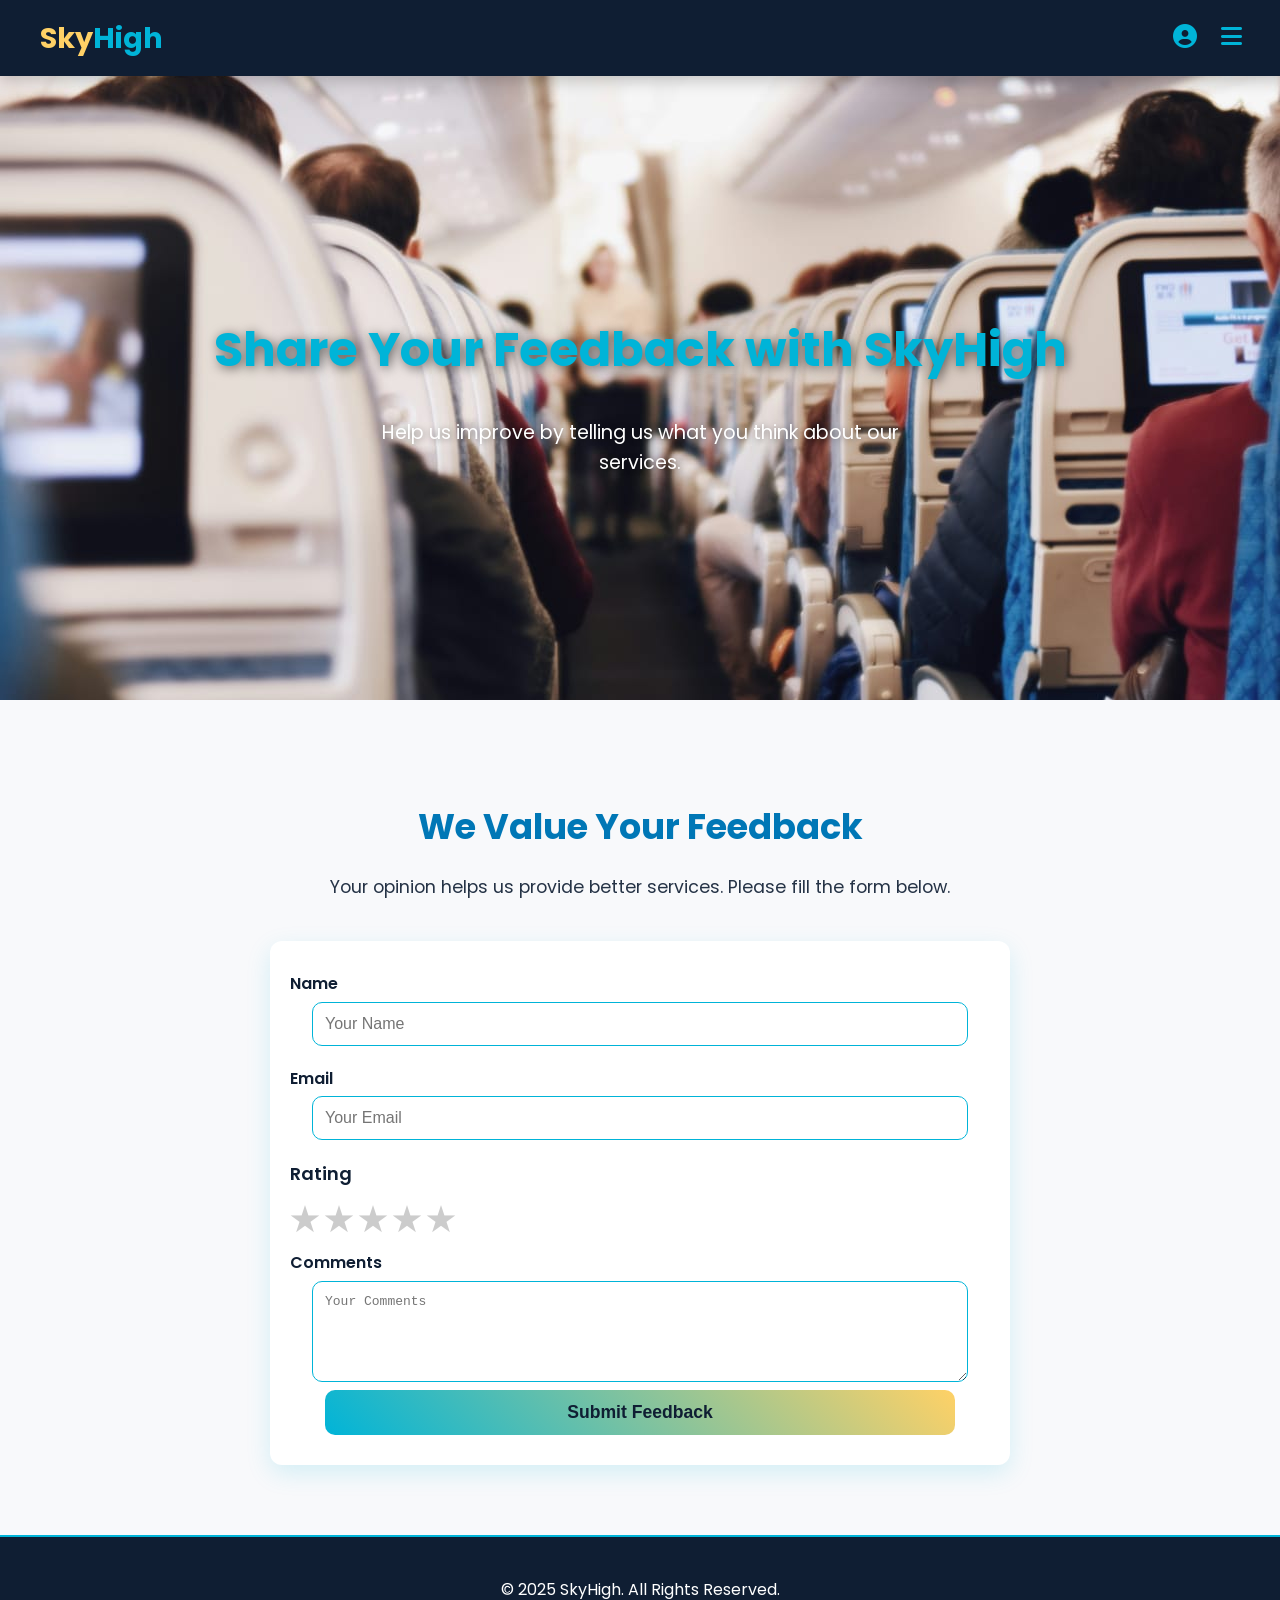
<file: Flight-Booking system/feedback.html>
<!DOCTYPE html>
<html lang="en">
<head>
<meta charset="UTF-8">
<meta name="viewport" content="width=device-width, initial-scale=1.0">
<title>SkyHigh Feedback</title>
<link rel="stylesheet" href="css/feedback.css">
<link href="https://fonts.googleapis.com/css2?family=Poppins:wght@400;600;700;900&display=swap" rel="stylesheet">
<link rel="stylesheet" href="https://cdnjs.cloudflare.com/ajax/libs/font-awesome/6.4.0/css/all.min.css">

</head>
<body>

<!-- Header -->
<header>
  <div class="logo">Sky<span>High</span></div>
  <div class="icons">
   <a href="login.html" > <i class="fas fa-user-circle" title="Login"></i></a>
    <i class="fas fa-bars" onclick="openMenu()" title="Menu"></i>
  </div>
</header>

<!-- Sidebar -->
 <div id="sidebarMenu" class="sidebar">
      <span class="closebtn" onclick="closeMenu()">
  <i class="fa-solid fa-xmark"></i></span>
   <a href="index.html"><i class="fas fa-home"></i> Home</a>
    <a href="book.html"><i class="fas fa-plane-departure"></i> Book</a>
    <a href="manage.html"><i class="fas fa-cog"></i> Manage</a>
    <a href="experience.html"><i class="fas fa-globe"></i> Experience</a>
    <a href="destination.html"><i class="fas fa-map-marked-alt"></i> Where We Fly</a>
    <a href="loyalty.html"><i class="fas fa-gem"></i> Loyalty</a>
    <a href="help.html"><i class="fas fa-question-circle"></i> Help</a>
   
  </div>

<!-- Hero Section -->
<section class="hero">
  <h1>Share Your Feedback with SkyHigh</h1>
  <p>Help us improve by telling us what you think about our services.</p>
</section>

<!-- Feedback Form -->
<section class="feedback">
  <h2>We Value Your Feedback</h2>
  <p>Your opinion helps us provide better services. Please fill the form below.</p>
  
  <form class="feedback-form">
    <div class="input-block">
      <label for="name">Name</label>
      <input type="text" id="name" name="name" placeholder="Your Name" required>
    </div>

    <div class="input-block">
      <label for="email">Email</label>
      <input type="email" id="email" name="email" placeholder="Your Email" required>
    </div>

    <div class="input-block">
   <label class="rating-title">Rating</label>
<div class="stars">
    <input type="checkbox" id="star5" value="5">
    <label for="star5">&#9733;</label>

    <input type="checkbox" id="star4" value="4">
    <label for="star4">&#9733;</label>

    <input type="checkbox" id="star3" value="3">
    <label for="star3">&#9733;</label>

    <input type="checkbox" id="star2" value="2">
    <label for="star2">&#9733;</label>

    <input type="checkbox" id="star1" value="1">
    <label for="star1">&#9733;</label>
</div>


    <div class="input-block">
      <label for="comments">Comments</label>
      <textarea id="comments" name="comments" placeholder="Your Comments" rows="5" required></textarea>
    </div>

    <div class="input-block">
      <input type="submit" value="Submit Feedback">
    </div>
  </form>
</section>

<!-- Footer -->
<footer>
  &copy; 2025 SkyHigh. All Rights Reserved.
</footer>

<script src="js/script.js">
</script>

</body>
</html>
</file>
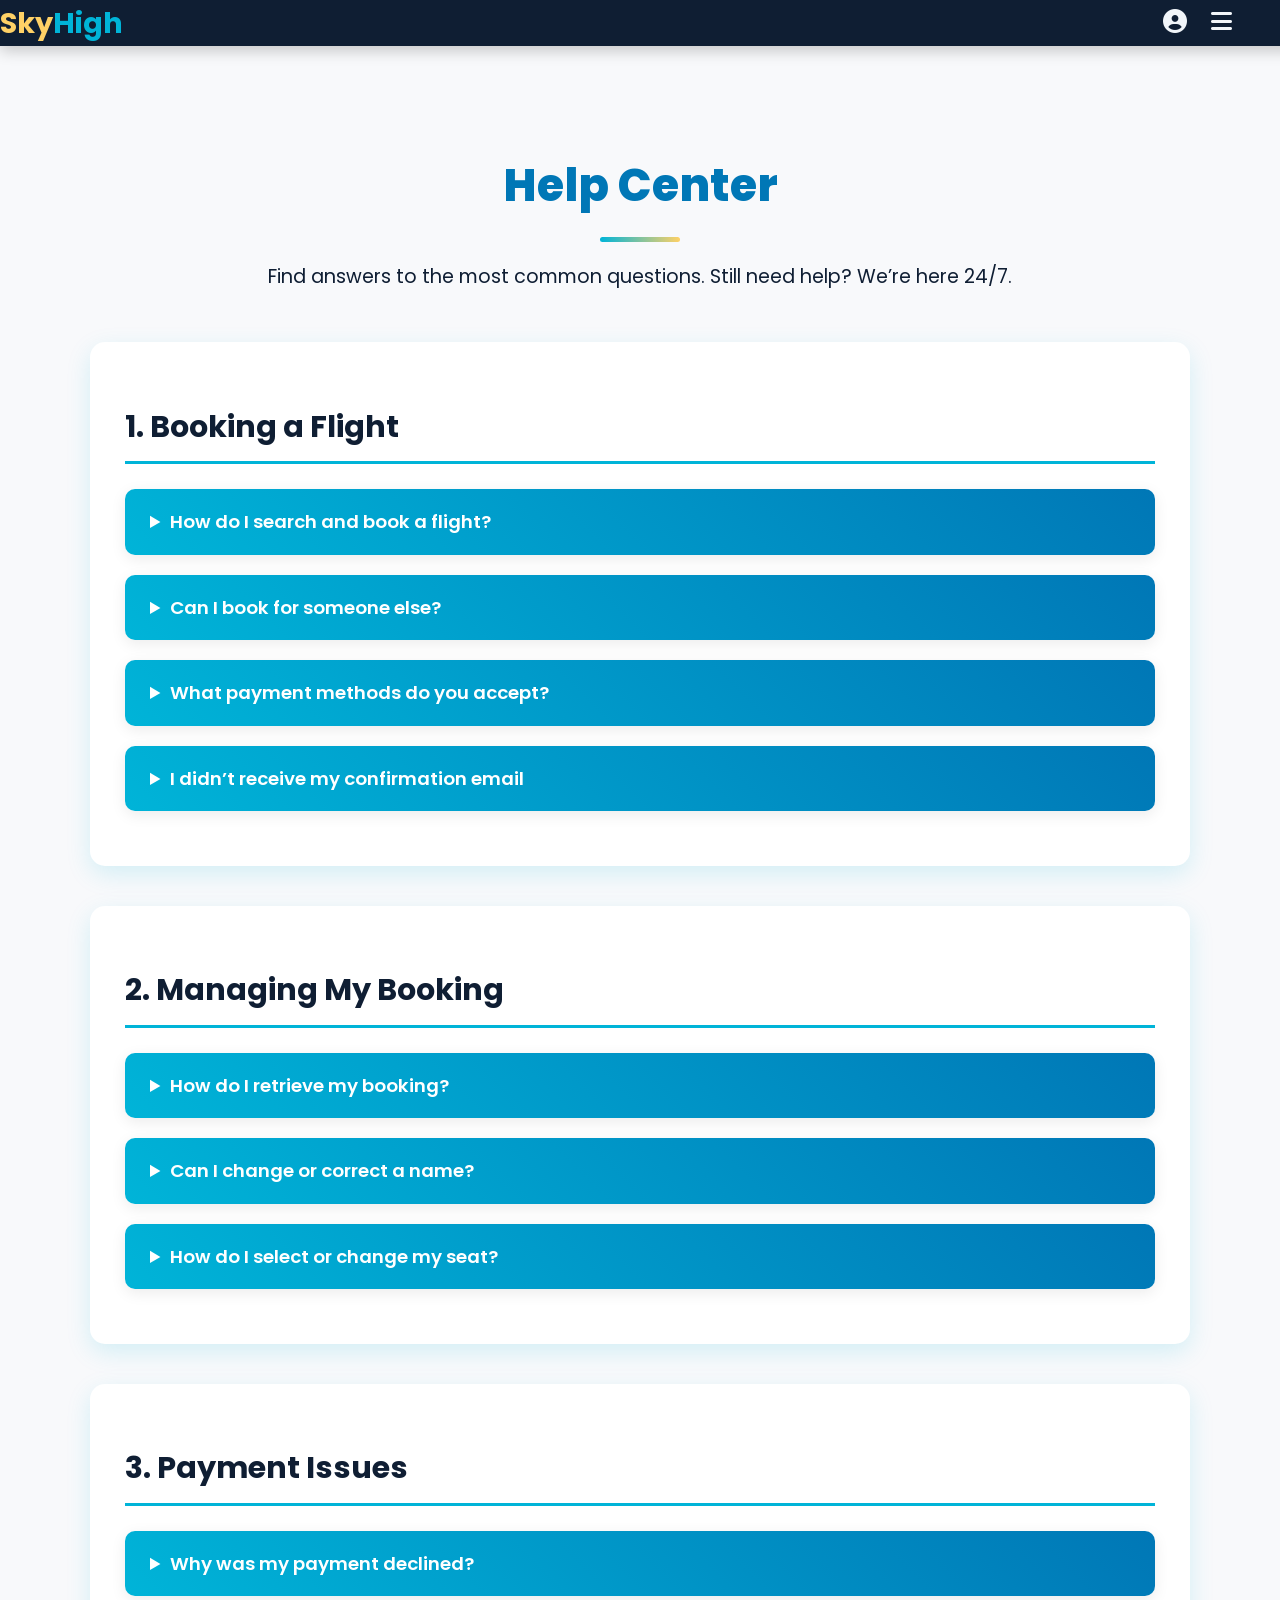
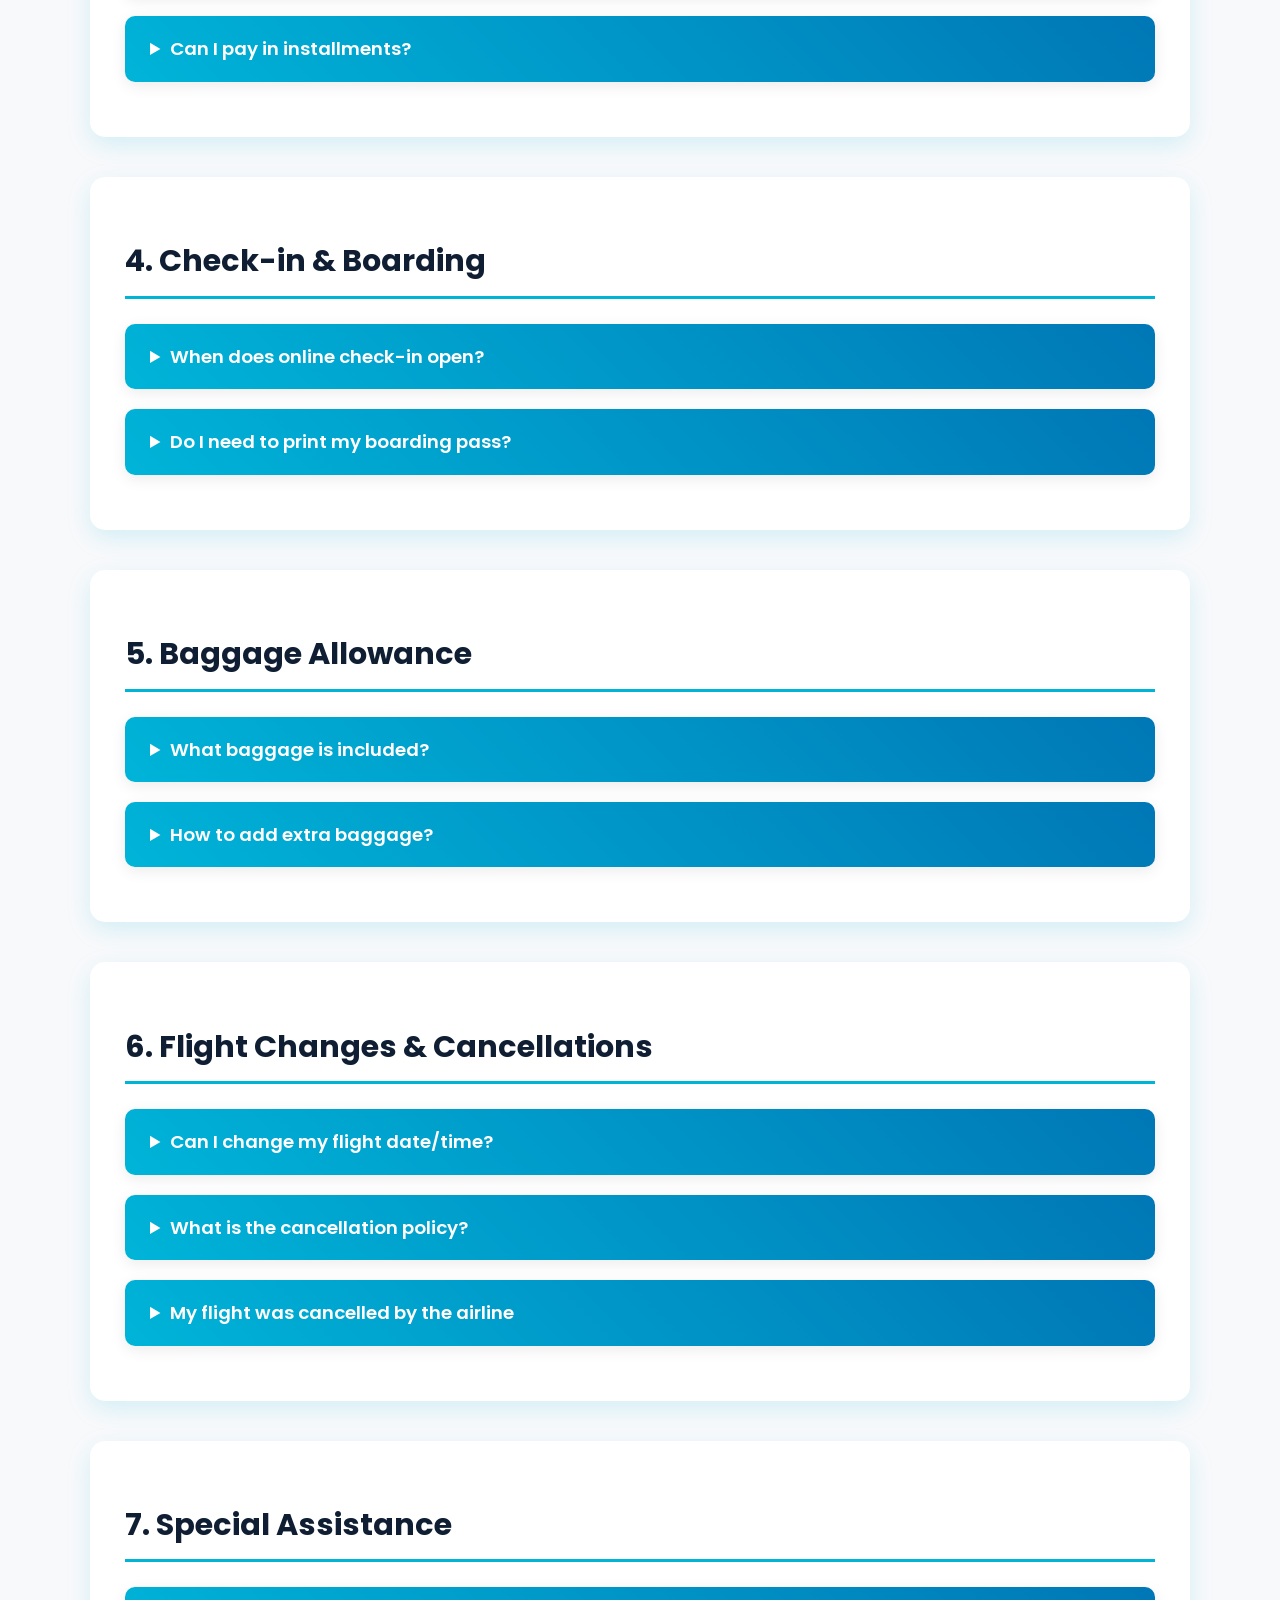
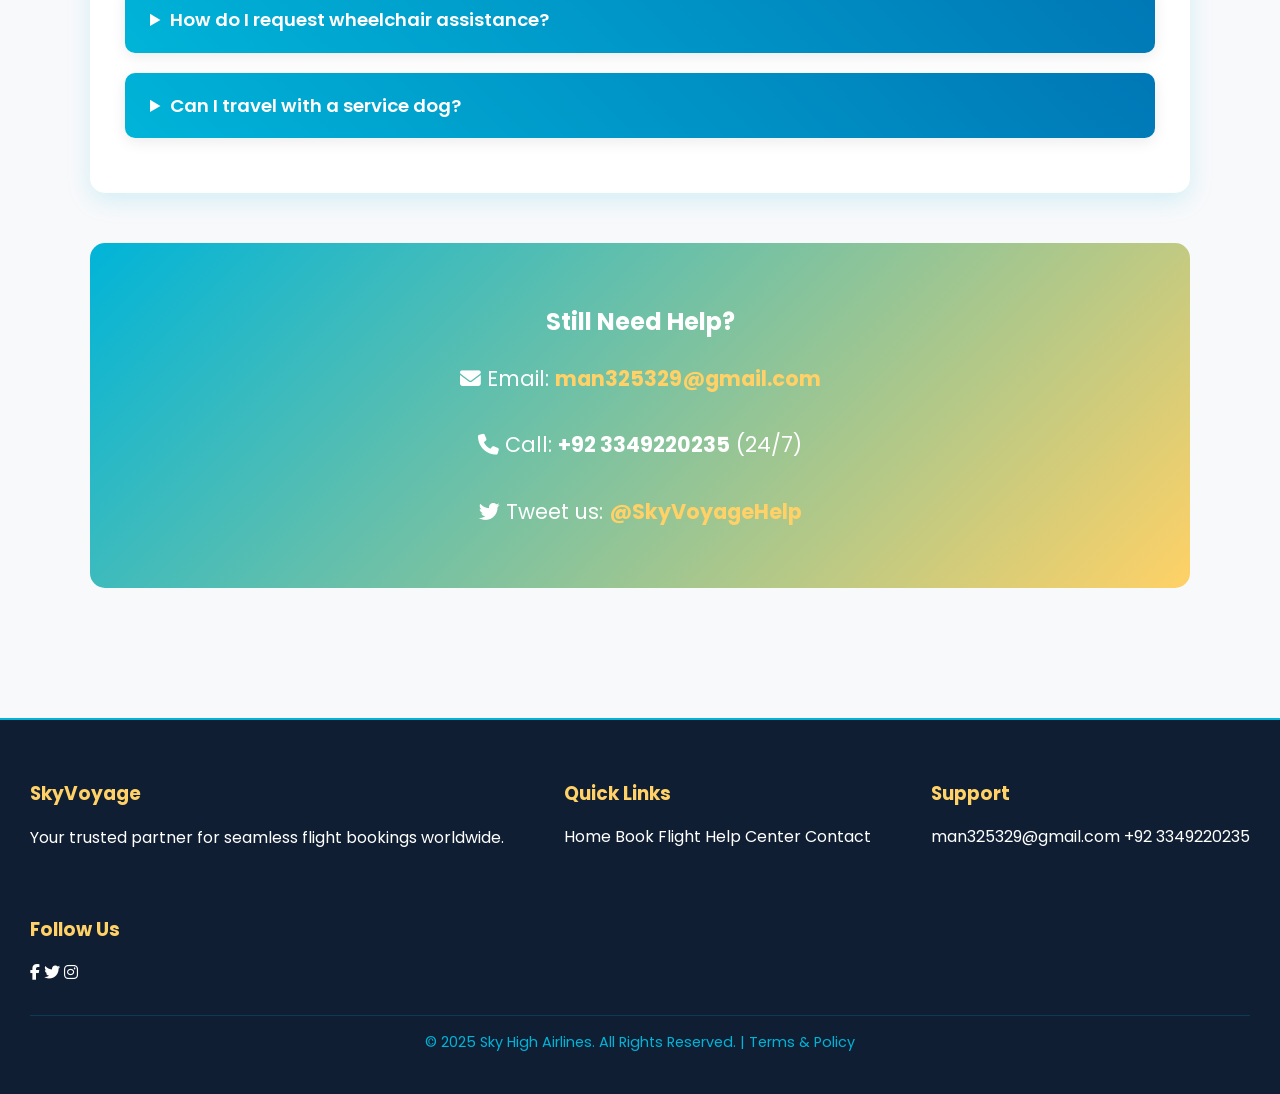
<file: Flight-Booking system/help.html>
<!DOCTYPE html>
<html lang="en">
<head>
  <meta charset="UTF-8" />
  <meta name="viewport" content="width=device-width, initial-scale=1.0"/>
  <title>Help Center | SkyVoyage Flights</title>
  <link rel="stylesheet" href="css/help.css"/> <!-- Your existing CSS file -->
  <link href="https://fonts.googleapis.com/css2?family=Poppins:wght@400;500;600;700;800&display=swap" rel="stylesheet">
  <link rel="stylesheet" href="https://cdnjs.cloudflare.com/ajax/libs/font-awesome/6.5.0/css/all.min.css"/>
 
</head>
<body>

<!-- ==================== HEADER ==================== -->
<header>
  <div class="logo">Sky<span>High</span></div>
  <div class="icons">
   
    <a href="login.html" > <i class="fas fa-user-circle" title="Login"></i></a>
    <i class="fas fa-bars" onclick="openMenu()" title="Menu"></i>
  </div>
</header>

<!-- ==================== RIGHT SIDEBAR ==================== -->
 <div id="sidebarMenu" class="sidebar">
      <span class="closebtn" onclick="closeMenu()">
  <i class="fa-solid fa-xmark"></i></span>
    <a href="book.html"><i class="fas fa-plane-departure"></i> Book</a>
    <a href="manage.html"><i class="fas fa-cog"></i> Manage</a>
    <a href="experience.html"><i class="fas fa-globe"></i> Experience</a>
    <a href="destination.html"><i class="fas fa-map-marked-alt"></i> Where We Fly</a>
    <a href="loyalty.html"><i class="fas fa-gem"></i> Loyalty</a>
    <a href="help.html"><i class="fas fa-question-circle"></i> Help</a>
    <a href="feedback.html"><i class="fas fa-comment"></i> Leave Feedback</a>
  </div>

<!-- ==================== MAIN CONTENT ==================== -->
<main>
  <h1 class="page-title">Help Center</h1>
  <p style="text-align:center; font-size:1.2em; color:#0f1e33; margin-bottom:50px;">
    Find answers to the most common questions. Still need help? We’re here 24/7.
  </p>

  <!-- Booking -->
  <section class="faq-section">
    <h2>1. Booking a Flight</h2>
    <details><summary>How do I search and book a flight?</summary><p>Go to the homepage → Fill in departure, destination, dates & passengers → Click “Search Flights” → Choose your flight → Enter passenger details → Complete secure payment.</p></details>
    <details><summary>Can I book for someone else?</summary><p>Yes! Just enter their full name exactly as it appears on their passport/ID.</p></details>
    <details><summary>What payment methods do you accept?</summary><p>Visa, MasterCard, Amex, PayPal, Apple Pay, Google Pay, Klarna, Affirm (availability depends on your country).</p></details>
    <details><summary>I didn’t receive my confirmation email</summary><p>Check your spam/junk folder first. Still missing? Go to “Manage Booking” with your reference number and last name to view or resend it.</p></details>
  </section>

  <!-- Manage Booking -->
  <section class="faq-section">
    <h2>2. Managing My Booking</h2>
    <details><summary>How do I retrieve my booking?</summary><p>Click “Manage Booking” → Enter your 6-character booking reference (e.g., ABC123) and the passenger’s last name.</p></details>
    <details><summary>Can I change or correct a name?</summary><p>Minor spelling corrections are free within 24 hours. Full name changes are usually not permitted for security reasons.</p></details>
    <details><summary>How do I select or change my seat?</summary><p>In “Manage Booking” → Seat Selection (small fee may apply depending on fare).</p></details>
  </section>

  <!-- Payment -->
  <section class="faq-section">
    <h2>3. Payment Issues</h2>
    <details><summary>Why was my payment declined?</summary><p>Common reasons: incorrect CVV/expiry, insufficient funds, or your bank flagged the transaction. Try another card or contact your bank.</p></details>
    <details><summary>Can I pay in installments?</summary><p>Yes — Klarna, Affirm, and PayPal Credit are available at checkout in supported countries.</p></details>
  </section>

  <!-- Check-in -->
  <section class="faq-section">
    <h2>4. Check-in & Boarding</h2>
    <details><summary>When does online check-in open?</summary><p>48 hours before international flights, 24 hours before domestic flights.</p></details>
    <details><summary>Do I need to print my boarding pass?</summary><p>No — mobile boarding passes are accepted at almost all airports.</p></details>
  </section>

  <!-- Baggage -->
  <section class="faq-section">
    <h2>5. Baggage Allowance</h2>
    <details><summary>What baggage is included?</summary><p>Economy: 1 carry-on (7 kg) + 1 personal item<br>Premium/Business: 2 carry-ons + 1 checked bag (23 kg)</p></details>
    <details><summary>How to add extra baggage?</summary><p>Cheapest online via “Manage Booking” → Extra Services. More expensive at the airport.</p></details>
  </section>

  <!-- Changes & Cancellations -->
  <section class="faq-section">
    <h2>6. Flight Changes & Cancellations</h2>
    <details><summary>Can I change my flight date/time?</summary><p>Flexible fares → free changes<br>Standard fares → change fee + fare difference<br>Changes allowed up to 3 hours before departure.</p></details>
    <details><summary>What is the cancellation policy?</summary><p>• Within 24h of booking (flight 7+ days away) → full refund<br>• Non-refundable tickets → only taxes refunded<br>• Flexible tickets → full or partial refund</p></details>
    <details><summary>My flight was cancelled by the airline</summary><p>You are entitled to a full refund OR free rebooking + meals/hotel if needed. EU/UK flights may qualify for up to €600 compensation (EU261).</p></details>
  </section>

  <!-- Special Assistance -->
  <section class="faq-section">
    <h2>7. Special Assistance</h2>
    <details><summary>How do I request wheelchair assistance?</summary><p>Request at least 48 hours before departure in “Manage Booking” → Special Assistance.</p></details>
    <details><summary>Can I travel with a service dog?</summary><p>Yes, free of charge in the cabin. Upload required documents 48 hours in advance.</p></details>
  </section>

  <!-- Contact Box -->
  <div class="contact-box">
    <h2>Still Need Help?</h2>
    <p style="font-size:1.3em; margin:20px 0;">
      <i class="fas fa-envelope"></i> Email: <a href="mailto:support@skyvoyage.com">man325329@gmail.com</a><br><br>
      <i class="fas fa-phone"></i> Call: <strong>+92 3349220235</strong> (24/7)<br><br>
      <i class="fab fa-twitter"></i> Tweet us: <a href="#">@SkyVoyageHelp</a>
    </p>
  </div>
</main>

<!-- ==================== FOOTER ==================== -->
<footer>
  <div class="footer-container">
    <div class="footer-column">
      <h3>SkyVoyage</h3>
      <p>Your trusted partner for seamless flight bookings worldwide.</p>
    </div>
    <div class="footer-column">
      <h3>Quick Links</h3>
      <a href="index.html">Home</a>
      <a href="book.html">Book Flight</a>
      <a href="help.html">Help Center</a>
      <a href="contact.html">Contact</a>
    </div>
    <div class="footer-column">
      <h3>Support</h3>
      <a href="mailto:support@skyvoyage.com">man325329@gmail.com</a>
      <a href="tel:+1800555359">+92 3349220235</a>
    </div>
    <div class="footer-column social-icons">
      <h3>Follow Us</h3>
      <a href="#"><i class="fab fa-facebook-f"></i></a>
      <a href="#"><i class="fab fa-twitter"></i></a>
      <a href="#"><i class="fab fa-instagram"></i></a>
    </div>
  </div>
  <div class="footer-bottom">
     © 2025 Sky High Airlines. All Rights Reserved. | Terms & Policy
  </div>
</footer>

<!-- ==================== SIDEBAR SCRIPT ==================== -->
<script src="js/script.js">
</script>
</body>
</html>
</file>
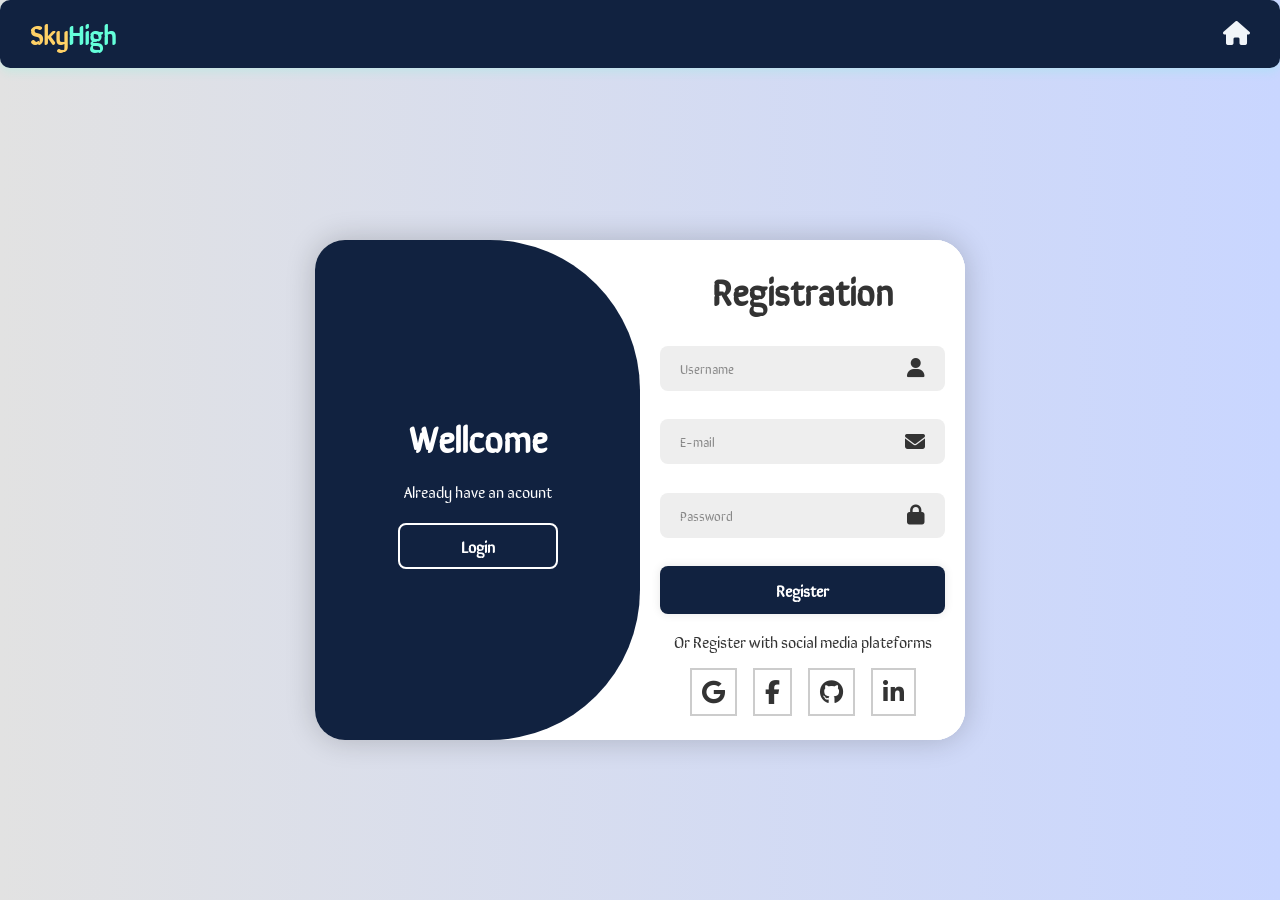
<file: Flight-Booking system/login.html>
<!DOCTYPE html>
<html lang="en">
<head>
    <meta charset="UTF-8">
    <meta name="viewport" content="width=device-width, initial-scale=1.0">
    <title>SkyHigh|Login Rigistration</title>
    <link rel="stylesheet" href="https://cdnjs.cloudflare.com/ajax/libs/font-awesome/6.6.0/css/all.min.css">
    <link rel="stylesheet" href="css/login.css">
</head>
<body>
     <header>
    <div class="logo"><a href="index.html">Sky<span>High</span></a></div>
    <div class="icons">
  <a href="index.html"><i class="fas fa-home" title="Home"></i></a>
  </div>
  </header>

 
    <div class="container">
        <div class="form-box login">
            <form action="#">
                <h1>Login</h1>
                <div class="input-box">
                    <input type="text" placeholder="Username" required>
                    <i class="fa-solid fa-user"></i>
                </div>
                <div class="input-box">
                    <input type="password" placeholder="Password" required>
                    <i class="fa-solid fa-lock"></i>
                </div>
                <div class="forgot-link">
                    <a href="#">Forgot Password</a>
                </div>
                <button type="submit" class="btn">
                    Login</button>
                    <p>Or login with social media plateforms</p>
                    <div class="social-icons">
                        <a href="#"><i class="fa-brands fa-google"></i></a>
                        <a href="#"><i class="fa-brands fa-facebook-f"></i></a>
                        <a href="#"><i class="fa-brands fa-github"></i></a>
                        <a href="#"><i class="fa-brands fa-linkedin-in"></i></a>
                    </div>
            </form>
        </div>
        <div class="form-box rigister">
              <form action="#">
                <h1>Registration</h1>
                <div class="input-box">
                    <input type="text" placeholder="Username" required>
                    <i class="fa-solid fa-user"></i>
                </div>
                <div class="input-box">
                    <input type="email" placeholder="E-mail" required>
                    <i class="fa-solid fa-envelope"></i>
                </div>
                <div class="input-box">
                    <input type="password" placeholder="Password" required>
                    <i class="fa-solid fa-lock"></i>
                </div>
               
                <button type="submit" class="btn">Register</button>
                    <p>Or Register with social media plateforms</p>
                    <div class="social-icons">
                       <a href="#"><i class="fa-brands fa-google"></i></a>
                        <a href="#"><i class="fa-brands fa-facebook-f"></i></a>
                        <a href="#"><i class="fa-brands fa-github"></i></a>
                        <a href="#"><i class="fa-brands fa-linkedin-in"></i></a>
                    </div>
            </form>
        </div>
        <div class="toggle-box">
        <div class="toggle-panel toggle-left">
             <h1>Wellcome</h1>
            <p>Already have an acount</p>
            <button class="btn register-btn">Login</button>
        </div>
        <div class="toggle-panel toggle-right">
            <h1>Wellcome back</h1>
            <p> Don't have an acount?</p>
            <button class="btn login-btn"> Register</button>
        </div>

        </div>
    </div>
    <script src="js/login.js"></script>
    <script src="js/script.js"></script>
</body>
</html>
</file>
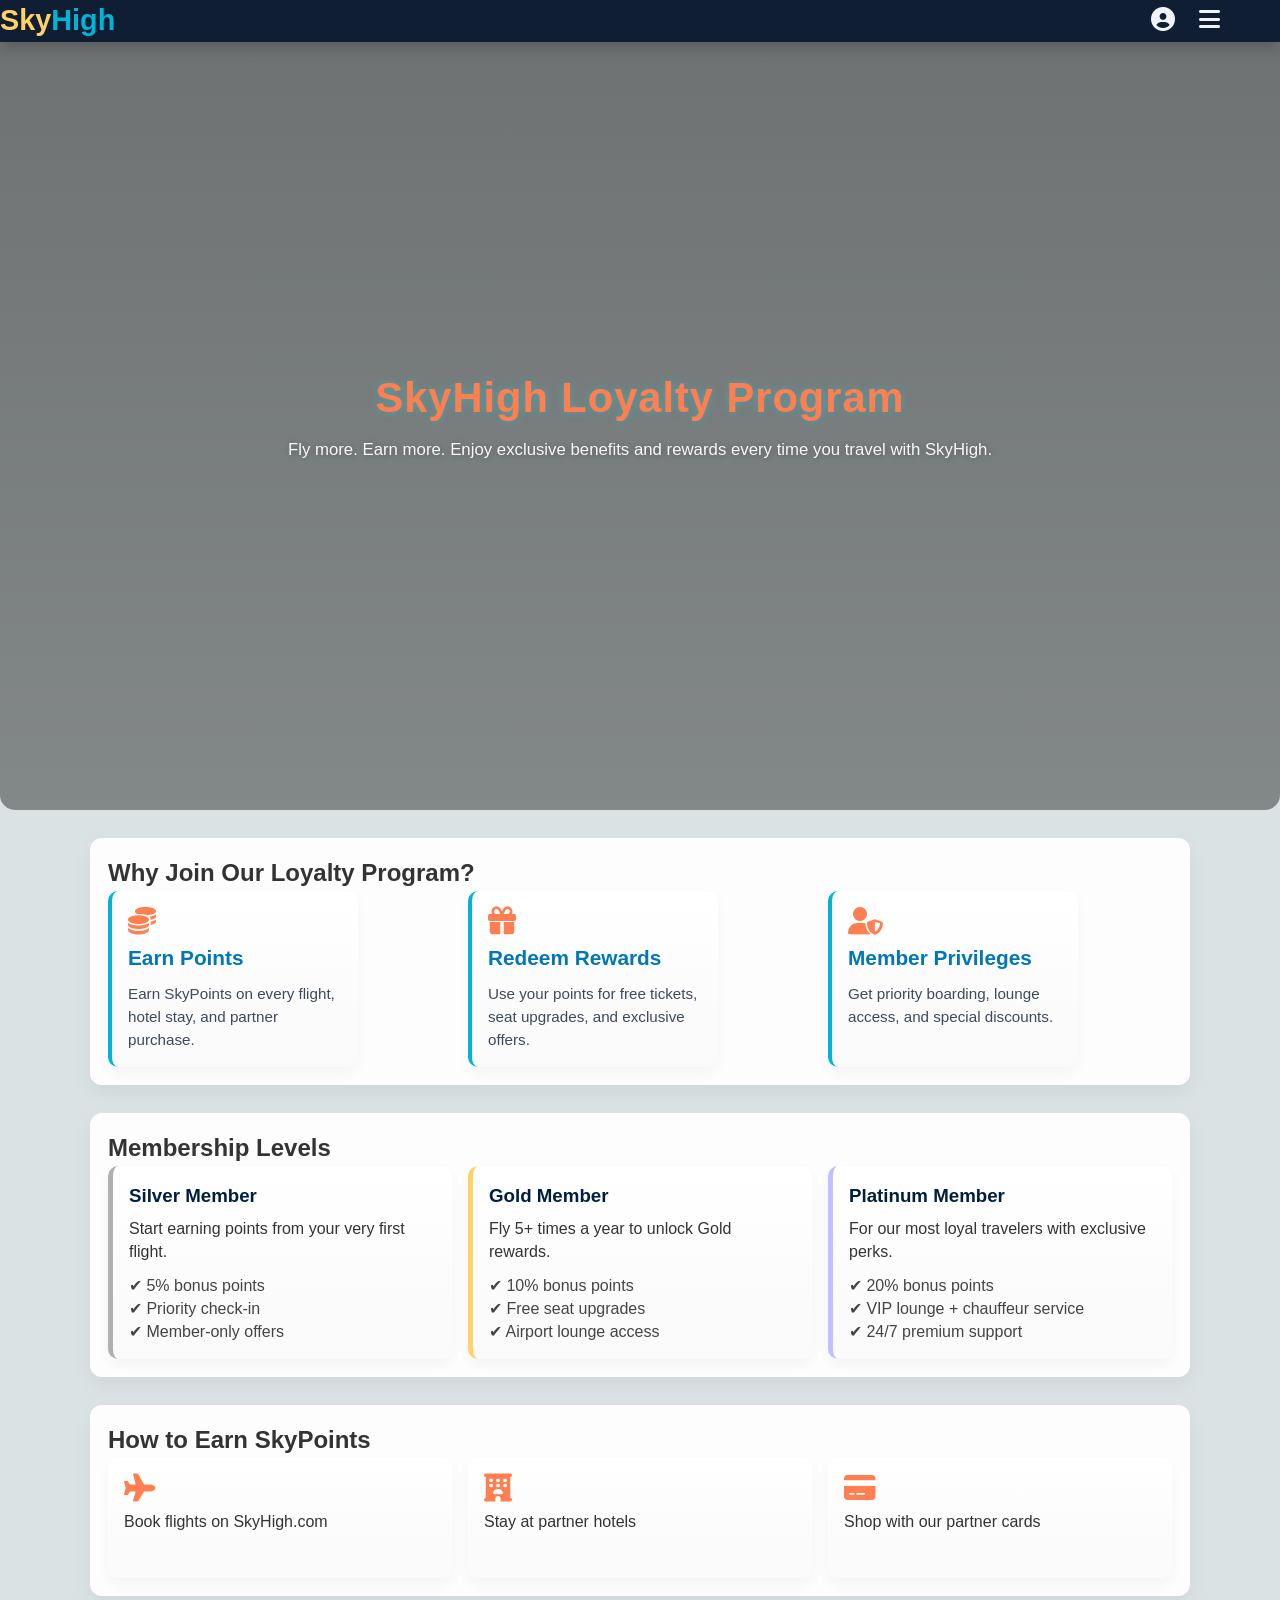
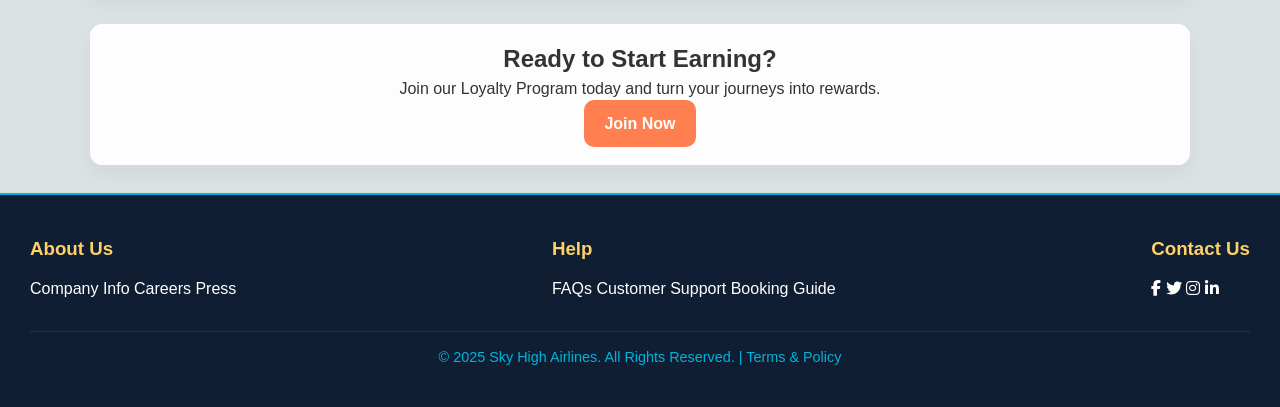
<file: Flight-Booking system/loyalty.html>
<!DOCTYPE html>
<html lang="en">
<head>
  <meta charset="UTF-8" />
  <meta name="viewport" content="width=device-width, initial-scale=1.0" />
  <title>SkyHigh Loyalty Program</title>
 <link rel="stylesheet" href="css/loyalty.css">
<!-- And use Font Awesome CDN (replace the kit line if used earlier) -->
<link rel="stylesheet" href="https://cdnjs.cloudflare.com/ajax/libs/font-awesome/6.5.0/css/all.min.css">

</head>

<body>

  <!-- Header -->
  <header>
    <div class="logo"><a href="index.html">Sky<span>High</span></a></div>
    <div class="icons">
   <a href="login.html" > <i class="fas fa-user-circle" title="Login"></i></a>
      <i class="fas fa-bars menu-icon" onclick="openNav()" title="Menu"></i>
    </div>
  </header>

  <!-- Sidebar -->
  <div id="sidebar" class="sidebar">
    <span class="closebtn" onclick="closeNav()">&times;</span>
    <a href="index.html"><i class="fas fa-home"></i> Home</a>
    <a href="book.html"><i class="fas fa-plane-departure"></i> Book</a>
    <a href="manage.html"><i class="fas fa-cog"></i> Manage</a>
    <a href="experience.html"><i class="fas fa-globe"></i> Experience</a>
    <a href="destination.html"><i class="fas fa-map-marked-alt"></i> Where We Fly</a>
    <a href="help.html"><i class="fas fa-question-circle"></i> Help</a>
    <a href="feedback.html"><i class="fas fa-comment"></i> Leave Feedback</a>
  </div>

  <!-- Hero Section -->
  <section class="hero" style="background:linear-gradient(rgba(0,0,0,0.5),rgba(0,0,0,0.4)), url('https://images.pexels.com/photos/912050/pexels-photo-912050.jpeg') center/cover no-repeat;">
    <h1>SkyHigh Loyalty Program</h1>
    <p>Fly more. Earn more. Enjoy exclusive benefits and rewards every time you travel with SkyHigh.</p>
  </section>

  <!-- Loyalty Overview -->
  <section class="loyalty-overview">
    <h2>Why Join Our Loyalty Program?</h2>
    <div class="features">
      <div class="feature">
        <i class="fas fa-coins"></i>
        <h4>Earn Points</h4>
        <p>Earn SkyPoints on every flight, hotel stay, and partner purchase.</p>
      </div>
      <div class="feature">
        <i class="fas fa-gift"></i>
        <h4>Redeem Rewards</h4>
        <p>Use your points for free tickets, seat upgrades, and exclusive offers.</p>
      </div>
      <div class="feature">
        <i class="fas fa-user-shield"></i>
        <h4>Member Privileges</h4>
        <p>Get priority boarding, lounge access, and special discounts.</p>
      </div>
    </div>
  </section>

  <!-- Membership Tiers -->
  <section class="tiers">
    <h2>Membership Levels</h2>
    <div class="tier-cards">
      <div class="tier-card silver">
        <h3>Silver Member</h3>
        <p>Start earning points from your very first flight.</p>
        <ul>
          <li>✔ 5% bonus points</li>
          <li>✔ Priority check-in</li>
          <li>✔ Member-only offers</li>
        </ul>
      </div>
      <div class="tier-card gold">
        <h3>Gold Member</h3>
        <p>Fly 5+ times a year to unlock Gold rewards.</p>
        <ul>
          <li>✔ 10% bonus points</li>
          <li>✔ Free seat upgrades</li>
          <li>✔ Airport lounge access</li>
        </ul>
      </div>
      <div class="tier-card platinum">
        <h3>Platinum Member</h3>
        <p>For our most loyal travelers with exclusive perks.</p>
        <ul>
          <li>✔ 20% bonus points</li>
          <li>✔ VIP lounge + chauffeur service</li>
          <li>✔ 24/7 premium support</li>
        </ul>
      </div>
    </div>
  </section>

  <!-- How to Earn -->
  <section class="earn">
    <h2>How to Earn SkyPoints</h2>
    <div class="earn-steps">
      <div class="step"><i class="fas fa-plane"></i><p>Book flights on SkyHigh.com</p></div>
      <div class="step"><i class="fas fa-hotel"></i><p>Stay at partner hotels</p></div>
      <div class="step"><i class="fas fa-credit-card"></i><p>Shop with our partner cards</p></div>
    </div>
  </section>

  <!-- Join Now -->
  <section class="join">
    <h2>Ready to Start Earning?</h2>
    <p>Join our Loyalty Program today and turn your journeys into rewards.</p>
    <a href="#" class="join-btn">Join Now</a>
  </section>

  <!-- Footer -->
   <footer>
    <div class="footer-container">
      <div class="footer-column">
        <h3>About Us</h3>
        <a href="#">Company Info</a>
        <a href="#">Careers</a>
        <a href="#">Press</a>
      </div>
      <div class="footer-column">
        <h3>Help</h3>
        <a href="#">FAQs</a>
        <a href="#">Customer Support</a>
        <a href="#">Booking Guide</a>
      </div>
      <div class="footer-column">
        <h3>Contact Us</h3>
        <div class="social-icons">
          <div class="social-icons">
   <a href="#"><i class="fa-brands fa-facebook-f"></i></a>
  <a href="#"><i class="fa-brands fa-twitter"></i></a>
  <a href="#"><i class="fa-brands fa-instagram"></i></a>
  <a href="#"><i class="fa-brands fa-linkedin-in"></i></a>
</div>
        </div>
      </div>
    </div>
    <div class="footer-bottom">
      <p>© 2025 Sky High Airlines. All Rights Reserved. | Terms & Policy</p>
    </div>
  </footer>

  <script>
    function openNav() {
      document.getElementById("sidebar").style.width = "250px";
    }
    function closeNav() {
      document.getElementById("sidebar").style.width = "0";
    }
  </script>
</body>
</html>
</file>
<file: Flight-Booking system/css/feedback.css>
/* ---------------- Global ---------------- */
body {
  margin: 0;
  font-family: "Poppins", sans-serif;
  background-color: #f8f9fb;
  color: #0f1e33;
  line-height: 1.6;
}

a {
  text-decoration: none;
  color: inherit;
}

h2 {
  font-weight: 700;
}

/* ---------------- Header ---------------- */
header {
  display: flex;
  justify-content: space-between;
  align-items: center;
  background: #0f1e33;
  color: #00b4d8;
  padding: 15px 40px;
  position: fixed;
  width: 97%;
  top: 0;
  z-index: 1000;
  box-shadow: 0 5px 15px rgba(0,0,0,0.2);
}

.logo {
  font-size: 1.8em;
  font-weight: 700;
  color: #ffd166;
}

.logo span {
  color: #00b4d8;
}

.icons {
  display: inline-block;
  letter-spacing: 10px;
  align-items: center;
  gap: 20px;
  margin-right: 30px;
}

.icons i {
  font-size: 1.5em;
  cursor: pointer;
  transition: color 0.3s, transform 0.3s;
}

.icons i:hover {
  color: #ffd166;
  transform: scale(1.1);
}

/* ---------------- Sidebar ---------------- */
.sidebar {
  height: 100%;
  width: 0;
  position: fixed;
  top: 0;
  right: 0;
  background-color: #0f1e33;
  overflow-x: hidden;
  transition: 0.5s;
  padding-top: 60px;
  z-index: 999;
}

.sidebar a {
  display: block;
  padding: 15px 30px;
  color: #00b4d8;
  font-size: 1.1em;
  transition: background 0.3s, color 0.3s;
}

.sidebar a:hover {
  background-color: #072540;
  color: #ffd166;
}

.sidebar .closebtn {
  position: absolute;
  right: 25px;
  font-size: 2em;
  color: #ffd166;
  cursor: pointer;
}

/* ---------------- Hero Section ---------------- */
.hero {
  background: url(../img/hero1.jpeg) center/cover no-repeat;
  height: 70vh;
  display: flex;
  flex-direction: column;
  justify-content: center;
  align-items: center;
  text-align: center;
  color: #ffffff;
  padding: 0 20px;
  margin-top: 70px; /* header height */
}

.hero h1 {
  font-size: 3em;
  margin-bottom: 10px;
  text-shadow: 2px 2px 12px rgba(0, 0, 0, 0.6);
  color: #00b4d8;
}

.hero p {
  font-size: 1.2em;
  max-width: 600px;
  text-shadow: 1px 1px 6px rgba(0, 0, 0, 0.4);
}

/* ---------------- Feedback Form ---------------- */
.feedback {
  background: #f8f9fb;
  padding: 70px 20px;
  text-align: center;
  color: #0f1e33;
}

.feedback h2 {
  font-size: 2.2em;
  color: #0077b6;
  margin-bottom: 15px;
}

.feedback p {
  font-size: 1.1em;
  margin-bottom: 40px;
  opacity: 0.9;
}

.feedback-form {
    display: flex;
    flex-direction: column;
  
  background: #ffffff;
  max-width: 700px;
  margin: auto;
  padding: 30px 20px;
  border-radius: 12px;
  box-shadow: 0 8px 25px rgba(0,180,216,0.15);
  gap: 20px;
}

.input-block label {
  display: block;
  text-align: left;
  font-weight: 600;
  margin-bottom: 5px;
  color: #0f1e33;
  
}

.input-block input,
.input-block textarea {
   
  width: 90%;
  padding: 12px;
  border: 1px solid #00b4d8;
  border-radius: 10px;
  background: #ffffff;
  font-size: 1em;
  color: #0f1e33;
  transition: all 0.3s;
}

.input-block input:focus,
.input-block textarea:focus {
  outline: none;
  border-color: #0077b6;
  box-shadow: 0 0 10px rgba(0,119,182,0.2);
}

.input-block input[type="submit"] {
  background: linear-gradient(45deg, #00b4d8, #ffd166);
  color: #0f1e33;
  font-weight: 700;
  font-size: 1.1em;
  border: none;
  border-radius: 10px;
  padding: 12px;
  cursor: pointer;
  transition: transform 0.3s, background 0.3s;
}

.input-block input[type="submit"]:hover {
  background: linear-gradient(45deg, #ffd166, #00b4d8);
  transform: scale(1.05);
}

/* Star Rating */
/* Title Style */
.rating-title {
  font-size: 18px;
  font-weight: bold;
  margin-bottom: 8px;
  display: block;
}

/* Star Rating */
.stars {
  display: flex;
  flex-direction: row-reverse;
  justify-content: flex-end;
  gap: 5px;
}

.stars input {
  display: none;
}

.stars label {
  font-size: 32px;
  color: #ccc;
  cursor: pointer;
  transition: 0.3s;
}

/* Hover effect */
.stars label:hover,
.stars label:hover ~ label {
  color: #ff9800;
}

/* When checkbox is selected keep star highlighted */
.stars input:checked ~ label {
  color: #ff9800;
}

/* Slight animation */
.stars label:active {
  transform: scale(1.2);
}


/* ---------------- Footer ---------------- */
footer {
  background-color: #0f1e33;
  color: #ffffff;
  padding: 40px 30px;
  border-top: 2px solid #00b4d8;
  text-align: center;
}

/* ---------------- Responsive ---------------- */
@media (max-width: 768px) {
  header {
    flex-direction: column;
    padding: 15px 20px;
  }
}
</file>
<file: Flight-Booking system/css/help.css>
@import url(style.css);
    /* Small additions to make FAQ look perfect with your design */
    main { padding: 120px 20px 80px; max-width: 1100px; margin: 0 auto; }
    .page-title {
      text-align: center;
      font-size: 2.8em;
      color: #0077b6;
      margin-bottom: 20px;
      font-weight: 800;
    }
    .page-title::after {
      content: "";
      display: block;
      width: 80px;
      height: 5px;
      background: linear-gradient(to right, #00b4d8, #ffd166);
      margin: 15px auto;
      border-radius: 5px;
    }
    .faq-section {
      background: #ffffff;
      padding: 35px;
      border-radius: 15px;
      box-shadow: 0 8px 25px rgba(0,180,216,0.15);
      margin-bottom: 40px;
    }
    .faq-section h2 {
      font-size: 1.9em;
      color: #0f1e33;
      margin-bottom: 25px;
      padding-bottom: 10px;
      border-bottom: 3px solid #00b4d8;
    }
    details {
      margin-bottom: 20px;
      border-radius: 10px;
      overflow: hidden;
      box-shadow: 0 4px 15px rgba(0,0,0,0.08);
    }
    summary {
      background: linear-gradient(45deg, #00b4d8, #0077b6);
      color: white;
      padding: 18px 25px;
      font-weight: 600;
      font-size: 1.15em;
      cursor: pointer;
      transition: all 0.3s;
    }
    summary:hover { background: linear-gradient(45deg, #0077b6, #00b4d8); }
    details[open] summary { background: #0f1e33; }
    details p {
      padding: 25px;
      background: #f8f9fb;
      margin: 0;
      line-height: 1.7;
      color: #0f1e33;
    }
    .contact-box {
      background: linear-gradient(135deg, #00b4d8, #ffd166);
      color: white;
      padding: 40px;
      border-radius: 15px;
      text-align: center;
      margin: 50px 0;
    }
    .contact-box a { color: #ffd166; font-weight: 700; }
</file>
<file: Flight-Booking system/css/login.css>
@import url('https://fonts.googleapis.com/css2?family=Sirin+Stencil&display=swap');
*{
    font-family: "Sirin Stencil", sans-serif;
    margin: 0;
    padding: 0;box-sizing: border-box;
    text-decoration: none;
    list-style: none;
}
body{
    display: flex;
    justify-content: center;
    align-items: center;
    min-height:100vh ;
    background: linear-gradient(90deg,#e2e2e2,#c9d6ff);
}
/* ---------------- Header ---------------- */
header {
    top: 0;
    z-index: 3;
  display: flex;
  justify-content: space-between;
  align-items: center;
  background: #112240;
  padding: 15px 30px;
  color: #fff;
  position: fixed;
  width: 100vw;
  border-radius: 10px;
  box-shadow: 0 4px 10px rgba(100, 255, 218, 0.2);
}
.logo  a{
  
  font-size: 1.6em;
  font-weight: bold;
  color: #FFD166;
   text-decoration: none;
}

.logo span {
  color: #64FFDA;
}

.icons {
  display: inline-block;
  
  align-items: center;
  

}

.icons i {
  font-size: 1.5em;
  cursor: pointer;
  transition: color 0.3s, transform 0.3s;
}

.icons i:hover {
  color: #ffd166;
  transform: scale(1.1);
}
header .icons a{
  text-decoration: none;
  color: #f1f5f9;
}






.container{

    position: relative;
    width: 650px;
    height: 500px;
    background: #fff;
    margin: 20px;
    margin-top:100px ;
    border-radius: 30px;
    box-shadow: 0 0 30px rgba(0,0,0,0.2);
    overflow: hidden;
}
.container h1{
    font-size: 36px;
    margin:0;
}
.container p{
    font: 14.5px;
    margin: 15px 0;
}
form{
    width: 100%;
}
.form-box{
    position: absolute;
    right: 0;
    width: 50%;
    height: 100%;
    background: #fff;
    display: flex;
    align-items: center;
    color: #333;
    text-align: center;
    padding: 20px;
    gap: 2px;
    z-index: 1;
    transition: 0.6s ease-in-out 1.2s visibility 0s 1s;
}

.container.active .form-box{
    right: 50%;

}

.container.active .form-box.rigister{
    visibility: hidden;
}
.input-box{
    position:relative;
    margin: 10% 0;
}
.input-box input{
    width: 100%;
    padding: 13px 50px 13px  20px;
    background: #eee;
    border-radius: 8px;
    border: none;
    outline: none;
    color: #333;
    font-weight: 500;
}
.input-box input::placeholder{
    color: #888;
    font-weight: 400;
}
.input-box i{
    position:absolute;
    right: 20px;
    top: 50%;
    transform: translateY(-50%);
    font-size: 20px;
}
.forgot-link{
    margin: -15px 0 15px;
}
.forgot-link a{
    font-size: 14.5px;
    color: #333;
}
.btn{
    width: 100%;
    height: 48px;
    background: #112240;
    border-radius: 8px;
    box-shadow: 0 0 10px rgba(0,0,0,0.1);
    border: none;
    outline: none;
    cursor: pointer;
    font-size: 16px;
    color: #fff;
    font-weight: 600;
}
.social-icons{
    display: flex;
    justify-content: center;
}
.social-icons a{
    display: inline-flex;
    padding: 10px;
    border: 2px solid #ccc;
    font-size: 24px;
    color: #333;
    margin: 0 8px;
}
.toggle-box{
    position: absolute;
    width: 100%;
    height: 100%;

}
.toggle-box::before{
    content: '';
    position: absolute;
    left:-250%;
    width: 300%;
    height: 100%;

    background-color: #112240;
    border-radius: 150px;
    z-index: 2;
    transition: 1.8s ease-in-out;
}
.container.active .toggle-box::before{
    left: 50%;

}
.toggle-panel{
    position: absolute;
    width: 50%;
    height: 100%;
    color: #fff;
    display: flex;
    flex-direction: column;
    justify-content: center;
    align-items: center;
    z-index: 2;
    transition: 0.6s ease-in-out;
}

.toggle-panel.toggle-left{
    left: 0;
    transition-delay: 1.2s;

}

.container.active .toggle-panel.toggle-panel.toggle-left{
    left: -50%;
    transition-delay: 0.6s;
}
.toggle-panel.toggle-right{
    right: -50%;
    transition-delay: 0.6s;

}
.container.active .toggle-panel.toggle-panel.toggle-right{
    right: 0;
     transition-delay: 1.2s;
}
.toggle-panel p{
    margin-bottom: 20px;
}
.toggle-panel .btn{
    width: 160px;
    height: 46px;
    background: transparent;
    border: 2px solid #fff;
    box-shadow: none;
}
</file>
<file: Flight-Booking system/css/loyalty.css>
/* loyalty.css
   Matches the loyalty.html structure provided earlier.
   Color theme: Option 3 (Navy / Coral / SkyBlue)
*/
@import url(style.css);
/* Reset / base */
* { box-sizing: border-box; margin: 0; padding: 0; }
html,body { height: 100%; }
body {
  font-family: "Poppins", Arial, sans-serif;
  background-color: #dae2e3;    /* SkyBlue background */
  color: #333333;               /* main text */
  line-height: 1.45;
 
}
a {
  text-decoration: none;
  color: inherit;
}

/* ---------------- Header ---------------- */
header{
  width:100%;

}
.icons {
  display: inline-block;
  letter-spacing: 10px;
  align-items: center;
  gap: 20px;
  margin-right: -50px;
}

.icons i {
  font-size: 1.5em;
  cursor: pointer;
  transition: color 0.3s, transform 0.3s;
}

.icons i:hover {
  color: #ffd166;
  transform: scale(1.1);
}

/* ---------------- Sidebar ---------------- */


/* ---------------- Hero (section#hero) ---------------- */
.hero {
  height: 90vh;
  padding: 90px 20px 70px;
  text-align: center;
  background-image: linear-gradient(180deg, rgba(0,0,0,0.18), rgba(0,0,0,0.08)), url('https://images.pexels.com/photos/912050/pexels-photo-912050.jpeg');
  background-size: cover;
  background-position: center;
  color: #fff;
  display: flex;
  flex-direction: column;
  align-items: center;
  justify-content:center;
  border-radius: 15px;
}
.hero h1 {
  font-size: 2.6rem;
  margin-bottom: 10px;
  color: #ff7f50;
  letter-spacing: 1px;
}
.hero p {
  font-size: 1.05rem;
  max-width: 820px;
  margin: 0 auto;
  color: rgba(255,255,255,0.95);
}

/* search area inside hero */
/* ---------------- Summary (counts) ---------------- */
.summary {
  text-align:center;
  padding: 18px 20px;
  color: #001f3f;
}

/* ---------------- Destinations container ---------------- */
.destinations {
  max-width: 1200px;
  margin: 24px auto 40px;
  padding: 0 18px;
  display: grid;
  grid-template-columns: repeat(auto-fit, minmax(240px, 1fr));
  gap: 18px;
}

/* dest card */
.dest-card {
  background: #ffffff;
  border-radius: 12px;
  overflow: hidden;
  box-shadow: 0 8px 22px rgba(0,0,0,0.08);
  display: flex;
  flex-direction: column;

}
.dest-card:hover { transform: translateY(-10px); box-shadow: 0 18px 30px rgba(0,0,0,0.12); }

.dest-card img {
  width: 100%;
  height: 150px;
  object-fit: cover;
  display: block;
}

.dest-content {
  padding: 14px;
  display:flex;
  flex-direction:column;
  gap:8px;
  flex:1;
}
.dest-content h3 {
  font-size: 1.05rem;
  color: #001f3f;
  margin: 0;
}
.dest-content p { color: #444; margin: 0; font-size: 0.92rem; }

.book-btn {
  display:inline-block;
  margin-top: 10px;
  padding: 9px 12px;
  background: #ff7f50;
  color: #fff;
  border-radius: 8px;
  text-decoration: none;
  font-weight: 600;
  align-self: flex-start;
}
.book-btn:hover { background: #ff6333; transform: translateY(-2px); }

/* ---------------- Membership overview / sections ---------------- */
.loyalty-overview, .tiers, .earn, .join {
  max-width: 1100px;
  margin: 28px auto;
  padding: 18px;
  background: rgba(255,255,255,0.95);
  border-radius: 12px;
  box-shadow: 0 8px 20px rgba(0,0,0,0.05);
}

.loyalty-overview .features,
.tier-cards,
.earn-steps {
  display: grid;
  grid-template-columns: repeat(auto-fit, minmax(220px,1fr));
  gap: 16px;
}

.feature, .tier-card, .step {
  background: linear-gradient(180deg, #ffffff, #fafafa);
  border-radius: 10px;
  padding: 16px;
  text-align: left;
  min-height: 120px;
  box-shadow: 0 6px 14px rgba(0,0,0,0.04);
}
.feature i, .step i {
  font-size: 28px;
  color: #ff7f50;
  margin-bottom: 8px;
}
.tier-card.silver { border-left: 5px solid #b0b0b0; }
.tier-card.gold { border-left: 5px solid #ffd166; }
.tier-card.platinum { border-left: 5px solid #c0c0ff; }

.tier-card h3 { margin-bottom: 8px; color: #001f3f; }
.tier-card ul { margin-top:10px; list-style: none; padding-left: 0; color: #444; }

/* Join section */
.join { text-align: center; }
.join .join-btn {
  display:inline-block;
  background: #ff7f50;
  color: #fff;
  padding: 12px 20px;
  border-radius: 10px;
  text-decoration: none;
  font-weight: 700;
}
.join .join-btn:hover { background: #ff6333; }


/* ---------------- Responsive tweaks ---------------- */
@media (max-width: 900px) {
  .hero { padding: 70px 12px; }
  header { padding: 12px; }
  .searchInput { width: 320px; }
}
@media (max-width: 520px) {
  .searchInput { width: 88%; }
  .header-center { display:none; }
}
</file>
